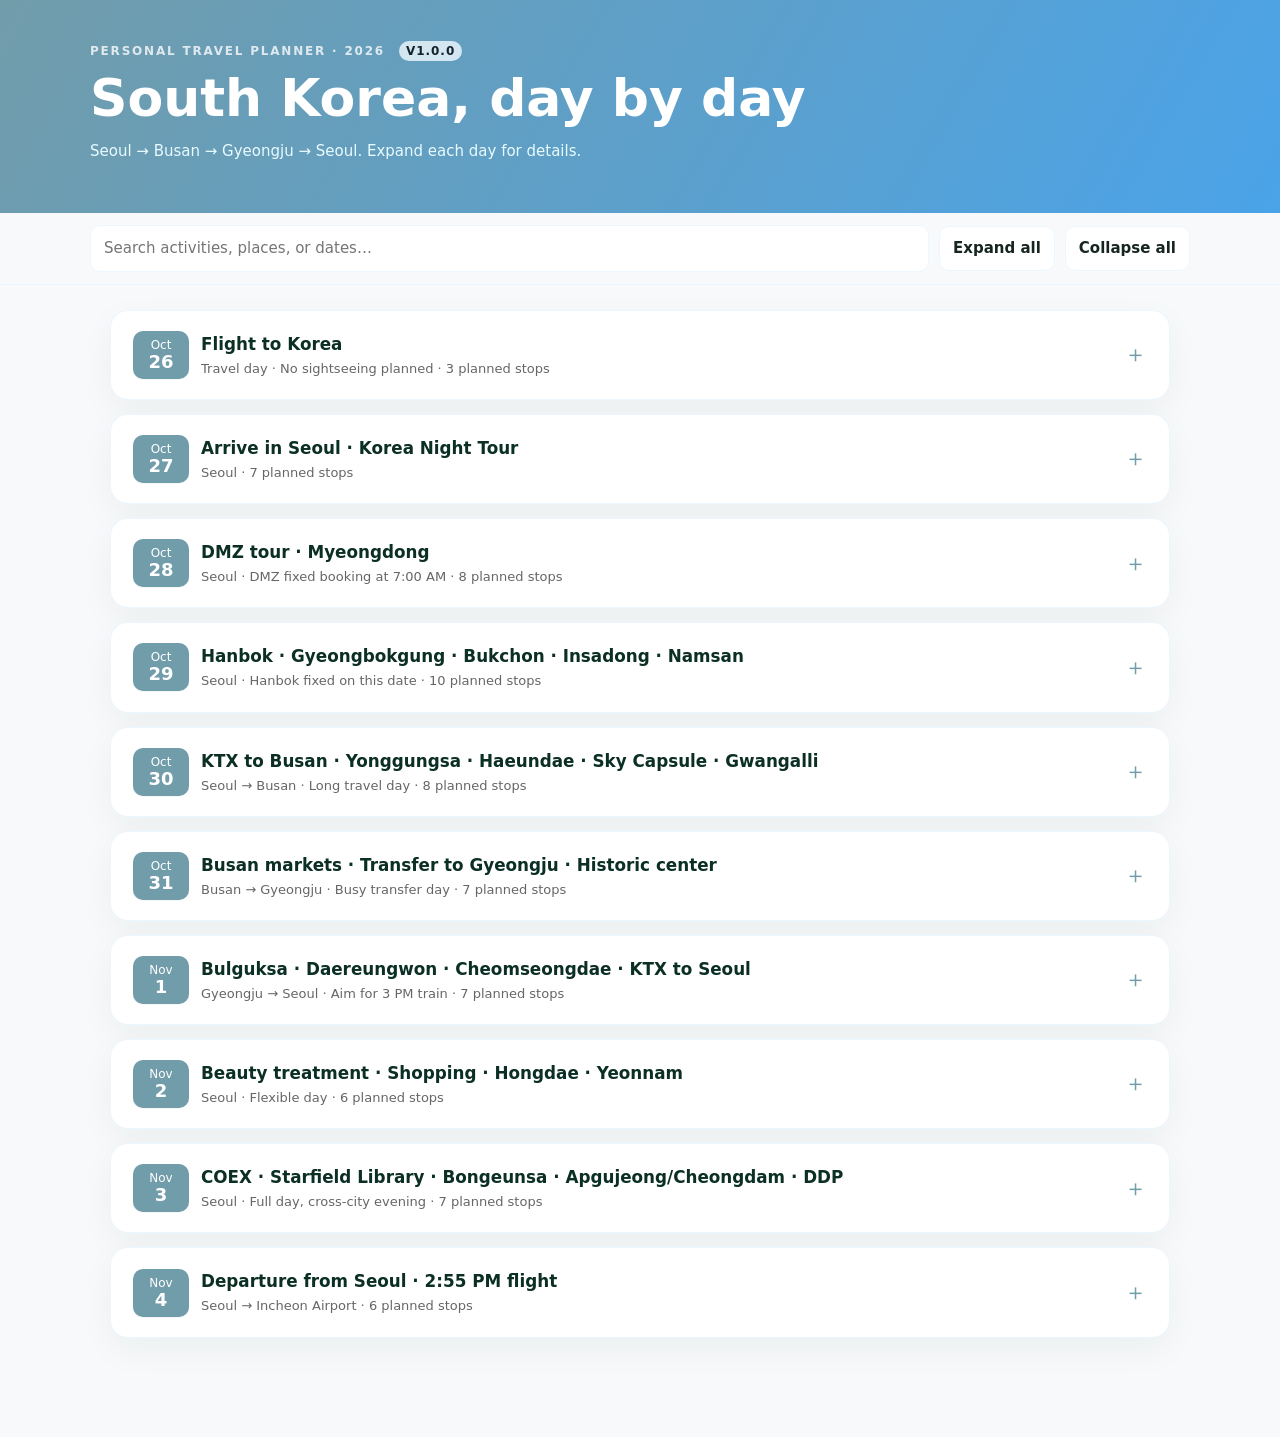
<file: index.html>
<!doctype html>
<html lang="en">
    <head>
        <meta charset="utf-8" />
        <meta name="viewport" content="width=device-width,initial-scale=1" />
        <title>South Korea Trip · 26 Oct – 4 Nov 2026</title>
        <link rel="stylesheet" href="assets/css/styles.css" />
    </head>
    <body>
        <header class="hero">
            <div class="wrap">
                <div class="eyebrow">
                    Personal travel planner · 2026
                    <span
                        class="version-badge"
                        style="
                            font-size: 12px;
                            font-weight: 700;
                            letter-spacing: 0.08em;
                            padding: 3px 7px;
                            border-radius: 999px;
                            background: var(--mint);
                            color: #000;
                            margin-left: 8px;
                            vertical-align: middle;
                        "
                        >v1.0.0</span
                    >
                </div>
                <h1>South Korea, day by day</h1>
                <p>Seoul → Busan → Gyeongju → Seoul. Expand each day for details.</p>
            </div>
        </header>
        <div class="toolbar">
            <div class="tools">
                <input
                    class="search"
                    id="search"
                    placeholder="Search activities, places, or dates…"
                    aria-label="Search itinerary"
                /><button class="btn" id="expand">Expand all</button
                ><button class="btn" id="collapse">Collapse all</button>
            </div>
        </div>
        <main><div class="itinerary" id="days"></div></main>
        <script src="assets/js/locations.js" defer></script>
        <script src="assets/js/itinerary-data.js" defer></script>
        <script src="assets/js/app.js" defer></script>
    </body>
</html>
</file>
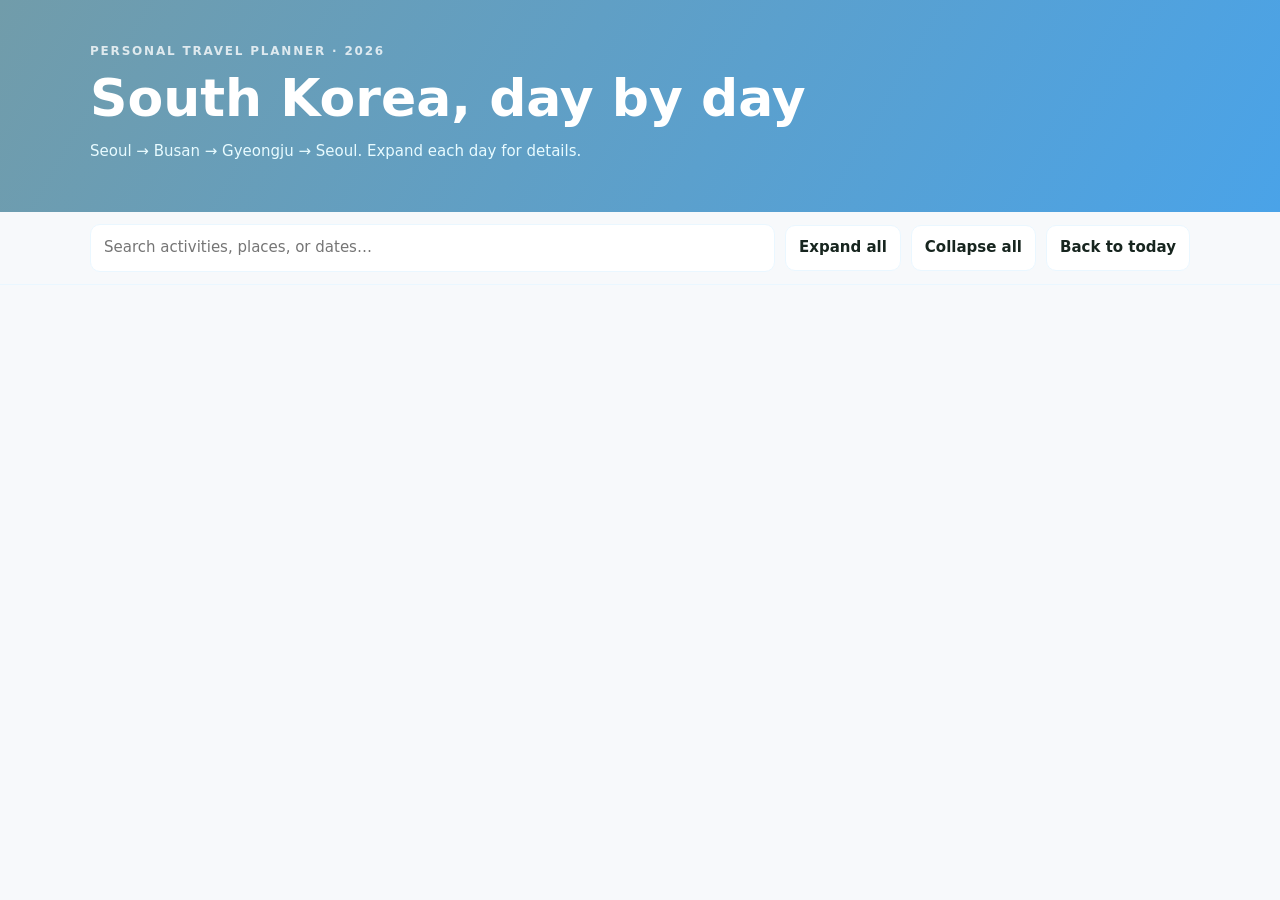
<file: planning.html>
<!doctype html>
<html lang="en">
    <head>
        <meta charset="utf-8" />
        <meta name="viewport" content="width=device-width,initial-scale=1" />
        <title>South Korea Trip · Full Planning</title>
        <link rel="stylesheet" href="assets/css/styles.css" />
    </head>
    <body>
        <header class="hero">
            <div class="wrap">
                <div class="eyebrow">Personal travel planner · 2026</div>
                <h1>South Korea, day by day</h1>
                <p>Seoul → Busan → Gyeongju → Seoul. Expand each day for details.</p>
            </div>
        </header>
        <div class="toolbar">
            <div class="tools">
                <input
                    class="search"
                    id="search"
                    placeholder="Search activities, places, or dates…"
                    aria-label="Search itinerary"
                /><button class="btn" id="expand">Expand all</button
                ><button class="btn" id="collapse">Collapse all</button
                ><button class="btn" id="showToday">Back to today</button>
            </div>
        </div>
        <main><div class="itinerary" id="days"></div></main>
        <script src="assets/js/itinerary-data.js" defer></script>
        <script src="assets/js/app.js" defer></script>
    </body>
</html>
</file>
<file: assets/css/styles.css>
:root{
    --ink:#17251f;
    --main-color:#719CAA;
    --muted:#66756e;
    --paper:#f7f9fb;
    --card:#ffffff;
    --mint:#f4fbff;  /* very light blue tints for backgrounds */
    --line:#eaf7ff;  /* pale blue lines */
    --orange:#d97845;
    --shadow:0 12px 35px #14251b0c
}
*{
    box-sizing:border-box
}
body{
    margin:0;
    background:var(--paper);
    color:var(--ink);
    font:15px/1.55 system-ui,-apple-system,Segoe UI,Roboto,sans-serif
}
a{
    color:var(--main-color);
    font-weight:650;
    text-decoration:none
}
a:hover{
    text-decoration:underline
}
.hero{
    /* lighter blue hero gradient */
    background:linear-gradient(120deg,var(--main-color),#4aa3e8);
    color:white;
    padding:42px 20px 34px
}
.wrap{
    max-width:1100px;
    margin:auto
}
.eyebrow{
    text-transform:uppercase;
    letter-spacing:.15em;
    font-size:12px;
    font-weight:750;
    opacity:.78
}
.hero h1{
    font-size:clamp(30px,5vw,52px);
    line-height:1.05;
    margin:10px 0
}
.hero p{
    max-width:720px;
    color:#e8fbff
}
.stats{
    display:flex;
    gap:10px;
    flex-wrap:wrap;
    margin-top:22px
}
.stat{
    border:1px solid #ffffff40;
    background:#ffffff12;
    padding:10px 14px;
    border-radius:13px;
    font-size:13px
}
.toolbar{
    position:sticky;
    top:0;
    z-index:5;
    background:#f7f9fbed;
    backdrop-filter:blur(12px);
    border-bottom:1px solid var(--line);
    padding:12px 20px
}
.tools{
    max-width:1100px;
    margin:auto;
    display:flex;
    gap:10px;
    align-items:center;
    flex-wrap:wrap
}
.search{
    flex:1;
    min-width:180px;
    border:1px solid var(--line);
    border-radius:10px;
    padding:11px 13px;
    background:white;
    font:inherit
}
.btn{
    border:1px solid var(--line);
    background:white;
    color:var(--ink);
    border-radius:10px;
    padding:10px 13px;
    font:inherit;
    font-weight:700;
    cursor:pointer
}
.btn.primary{
    background:var(--main-color);
    color:white;
    border-color:var(--main-color);
}
main{
    max-width:1100px;
    margin:25px auto;
    padding:0 20px 60px
}
.notice{
    background:#fff6e9;
    border:1px solid #f0dfc5;
    padding:14px 16px;
    border-radius:14px;
    margin:0 0 20px;
    color:#674b2d
}
.day{
    background:var(--card);
    border:1px solid var(--line);
    border-radius:18px;
    margin:14px 0;
    box-shadow:var(--shadow);
    overflow:hidden
}
.day summary{
    list-style:none;
    cursor:pointer;
    padding:20px 22px;
    display:flex;
    align-items:center;
    gap:15px
}
.day summary::-webkit-details-marker{
    display:none
}
.day summary:after{
    content:'＋';
    margin-left:auto;
    color:var(--main-color);
    font-size:23px;
    font-weight:400
}
.day[open] summary:after{
    content:'−'
}
.daynum{
    display:grid;
    place-items:center;
    width:54px;
    height:54px;
    flex-shrink:0;
    background:#eaf9ff;
    color:var(--main-color);
    border-radius:14px;
    font-weight:850
}
.dayhead{
    min-width:0
}
.dayhead h2{
    font-size:19px;
    margin:0 0 3px
}
.dayhead p{
    margin:0;
    color:var(--muted);
    font-size:13px
}
.daybody{
    padding:0 22px 22px
}
.dayactions{
    display:flex;
    gap:9px;
    flex-wrap:wrap;
    margin:0 0 18px
}
.route{
    background:#f7fbff;
    border-radius:12px;
    padding:13px 15px;
    margin-bottom:18px;
    font-size:13px;
    color:#2b6b87
}
.timeline{
    position:relative;
    display:grid;
    gap:12px
}
.activity{
    display:grid;
    grid-template-columns:115px 1fr;
    gap:15px;
    border-top:1px solid var(--line);
    padding:16px 0
}
.time{
    font-weight:800;
    color:var(--main-color);
    font-size:13px;
    padding-top:2px
}
.activity h3{
    font-size:16px;
    margin:0 0 5px
}
.activity p{
    margin:4px 0;
    color:var(--muted);
    font-size:14px
}
.meta{
    display:flex;
    flex-wrap:wrap;
    gap:12px;
    margin-top:10px;
    font-size:13px
}
.price{
    width:105px;
    border:1px solid var(--line);
    border-radius:8px;
    padding:6px 8px;
    font:inherit;
    font-size:13px
}
.done{
    display:flex;
    gap:8px;
    align-items:center;
    font-size:13px;
    color:var(--muted)
}
.done input{
    accent-color:var(--main-color);
    width:17px;
    height:17px
}
.maplink{
    display:inline-flex;
    align-items:center;
    gap:5px
}
.foot{
    color:var(--muted);
    font-size:12px;
    margin-top:25px
}
.empty{
    padding:25px;
    background:white;
    border-radius:12px;
    color:var(--muted);
    display:none
}
.totals{
    display:flex;
    justify-content:space-between;
    align-items:center;
    gap:15px;
    background:var(--mint);
    padding:12px 15px;
    border-radius:12px;
    margin:15px 0
}
.totalval{
    font-weight:850;
    color:var(--main-color)
}
@media(max-width:600px){
    .hero{
        padding:30px 18px
    }
    .toolbar{
        padding:10px
    }
    .tools{
        gap:7px
    }
    main{
        padding:0 12px 40px
    }
    .day summary{
        padding:15px;
        gap:11px
    }
    .daynum{
        width:45px;
        height:45px
    }
    .dayhead h2{
        font-size:16px
    }
    .daybody{
        padding:0 15px 17px
    }
    .activity{
        grid-template-columns:1fr;
        gap:5px;
        padding:13px 0
    }
    .time{
        font-size:12px
    }
    .price{
        width:92px
    }
}
</file>
